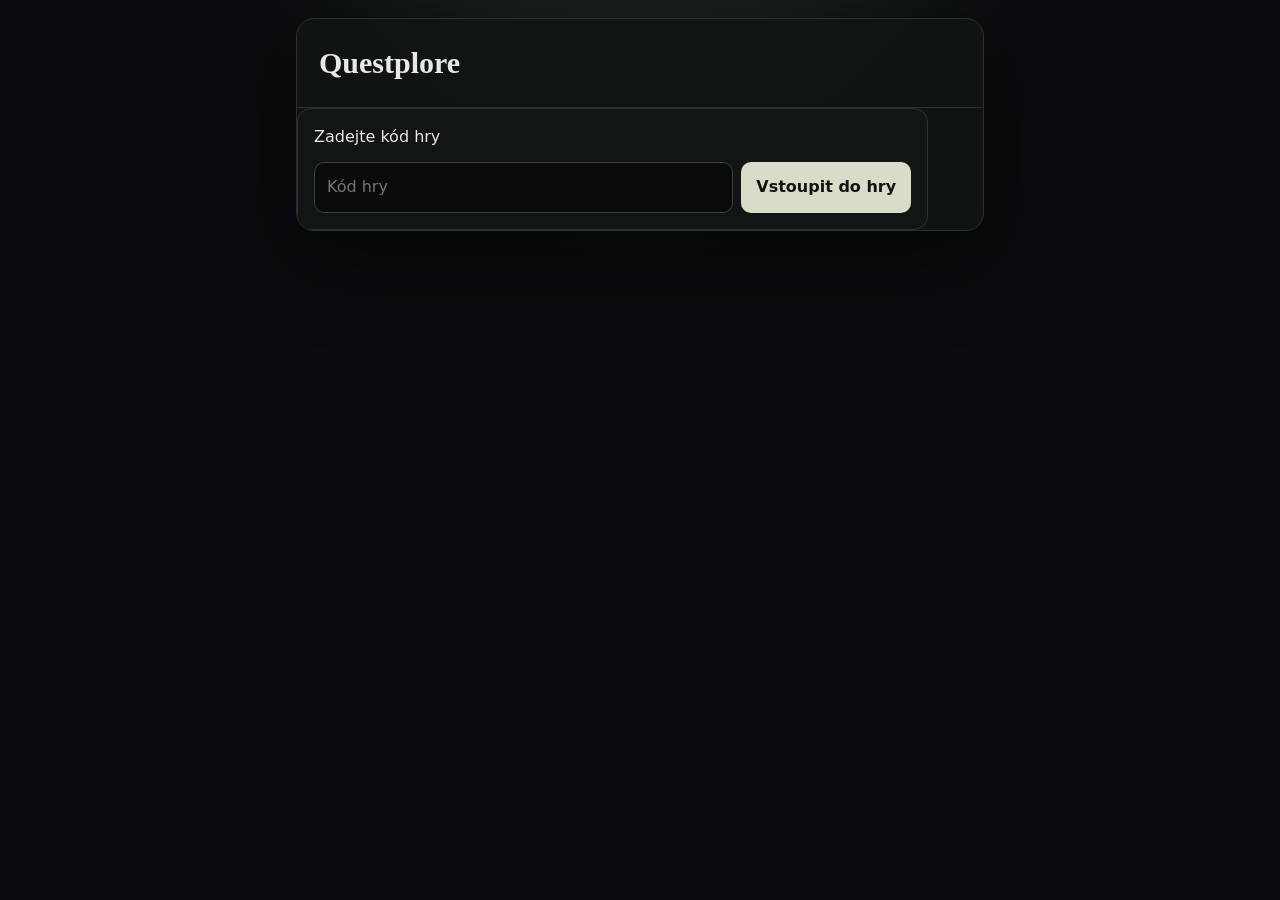
<file: index.html>
<!doctype html><html lang="cs"><head><meta charset="utf-8"><meta name="viewport" content="width=device-width,initial-scale=1,viewport-fit=cover"><meta name="theme-color" content="#0b0d10"><title>Spiknutí · Questplore</title><link rel="manifest" href="manifest.webmanifest"><link rel="stylesheet" href="styles.css?v=131"></head>
<body><main id="app"><section class="loading">Načítám hru…</section></main><script src="app-core.js?v=131" defer></script><script src="app-ui1.js?v=131" defer></script><script src="app-ui2.js?v=131" defer></script></body></html>
</file>
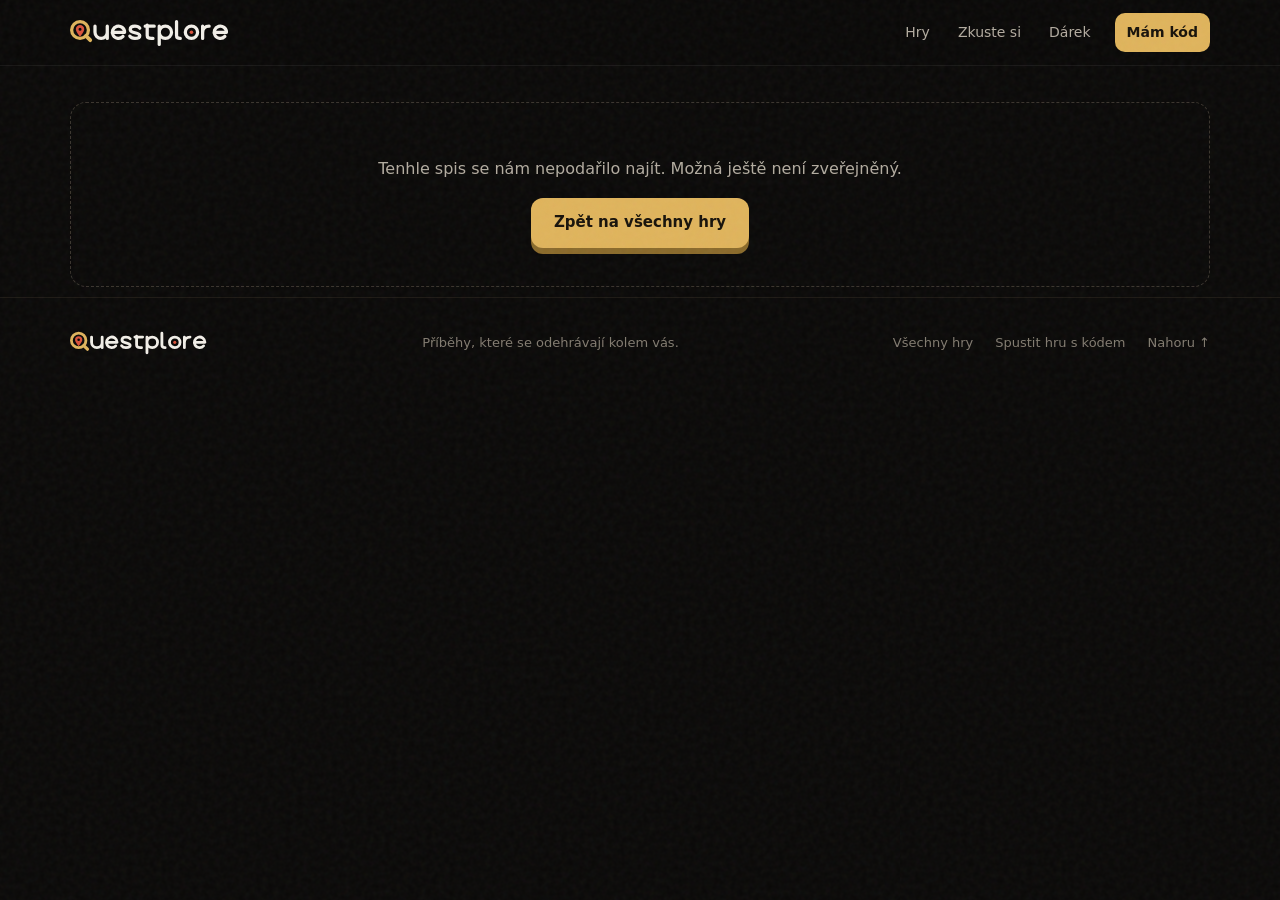
<file: game.html>
<!doctype html>
<html lang="cs">
<head>
  <meta charset="utf-8">
  <meta name="viewport" content="width=device-width,initial-scale=1">
  <meta name="theme-color" content="#0a0908">
  <title>Hra · Questplore</title>
  <meta name="description" content="Spis hry Questplore: co vás čeká, jak dlouho to trvá a co potřebujete.">
  <meta property="og:image" content="https://hulinskylukas1-bot.github.io/Questplore/og-image.png">
  <meta property="og:image:width" content="1200">
  <meta property="og:image:height" content="630">
  <meta name="twitter:card" content="summary_large_image">
  <meta name="twitter:image" content="https://hulinskylukas1-bot.github.io/Questplore/og-image.png">
  <link rel="icon" href="./favicon.svg" type="image/svg+xml">
  <link rel="apple-touch-icon" href="./og-image.png">
  <link rel="stylesheet" href="home.css?v=11">
</head>
<body>
  <a class="skip" href="#obsah">Přeskočit na obsah</a>
  <header class="siteHeader" id="top">
    <a class="brand" href="./home.html" aria-label="Questplore – úvod"><img src="brand/questplore-logo.svg" alt="Questplore" width="160" height="30"></a>
    <nav class="nav" aria-label="Hlavní navigace">
      <a href="./home.html#hry">Hry</a>
      <a href="./home.html#ukazka">Zkuste si</a>
      <a href="./voucher.html">Dárek</a>
      <a class="navCta" href="./">Mám kód</a>
    </nav>
  </header>

  <main id="obsah">
    <div id="gameRoot" aria-live="polite" aria-busy="true">
      <section class="gameHead"><div class="skeleton"></div></section>
    </div>
    <noscript><section class="section"><p>Pro zobrazení hry je potřeba zapnout JavaScript.</p></section></noscript>
  </main>

  <dialog class="lightbox" id="lightbox" aria-label="Fotografie">
    <button class="btn ghost" type="button" id="lightboxClose">Zavřít ✕</button>
    <img id="lightboxImg" alt="">
  </dialog>

  <footer class="footer">
    <a class="brand" href="./home.html" aria-label="Questplore – úvod"><img src="brand/questplore-logo.svg" alt="Questplore" width="138" height="26"></a>
    <div class="footerText">Příběhy, které se odehrávají kolem vás.</div>
    <nav class="footerLinks" aria-label="Odkazy v patičce">
      <a href="./home.html">Všechny hry</a>
      <a href="./">Spustit hru s kódem</a>
      <a href="#top">Nahoru ↑</a>
    </nav>
  </footer>

  <script src="site.js?v=6"></script>
  <script src="game.js?v=5" defer></script>
</body>
</html>
</file>
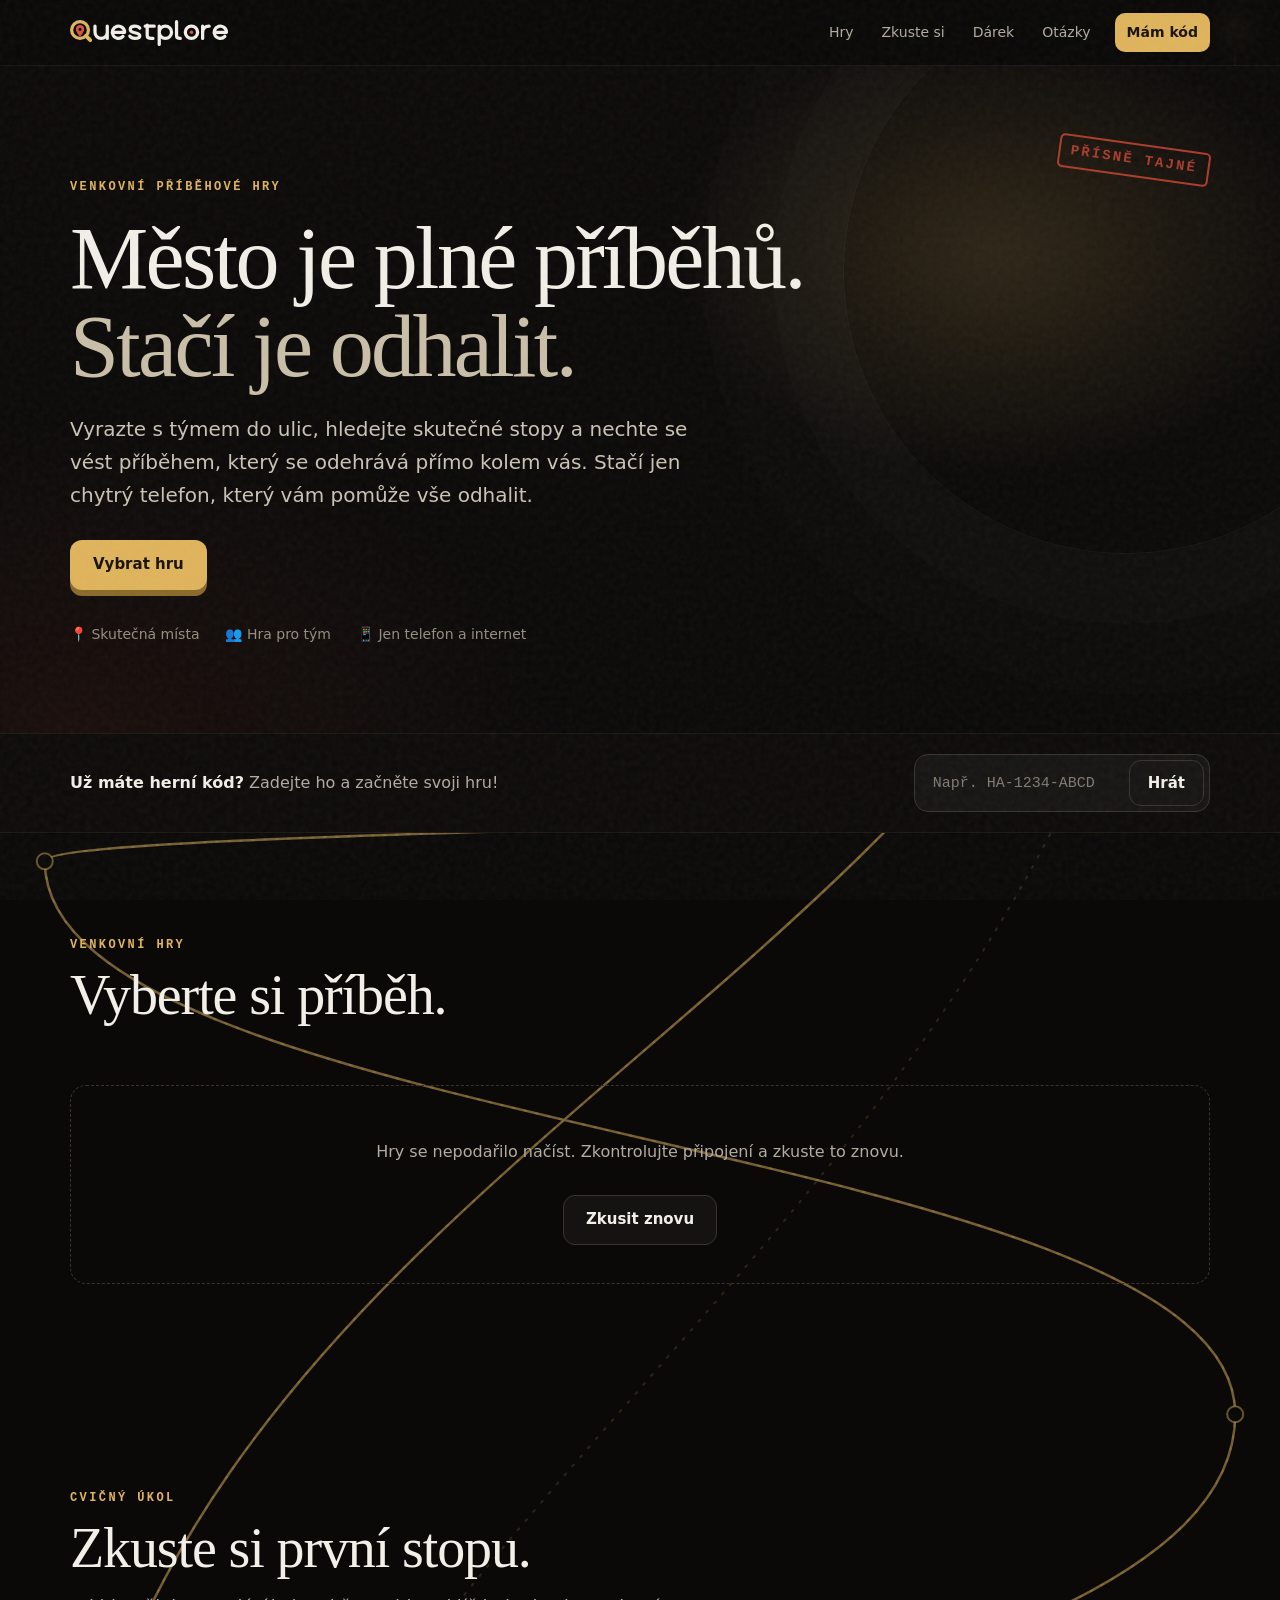
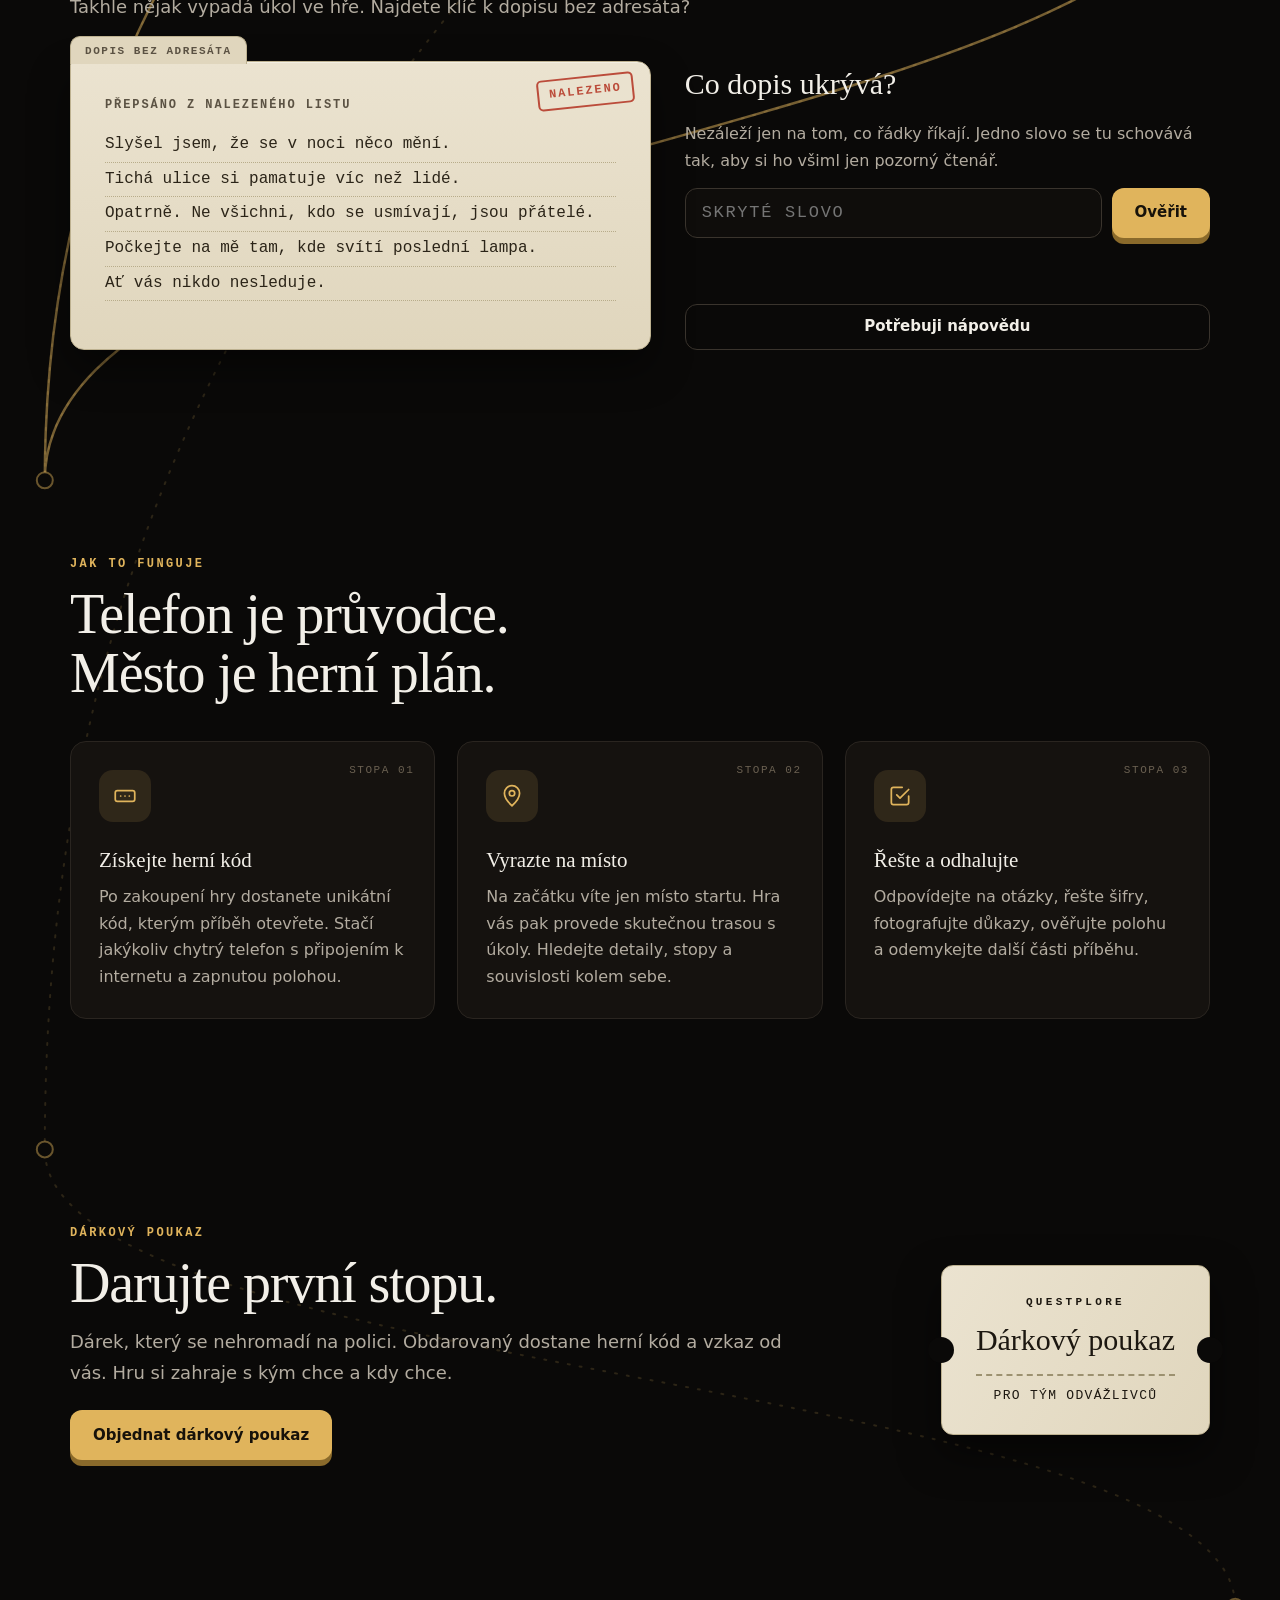
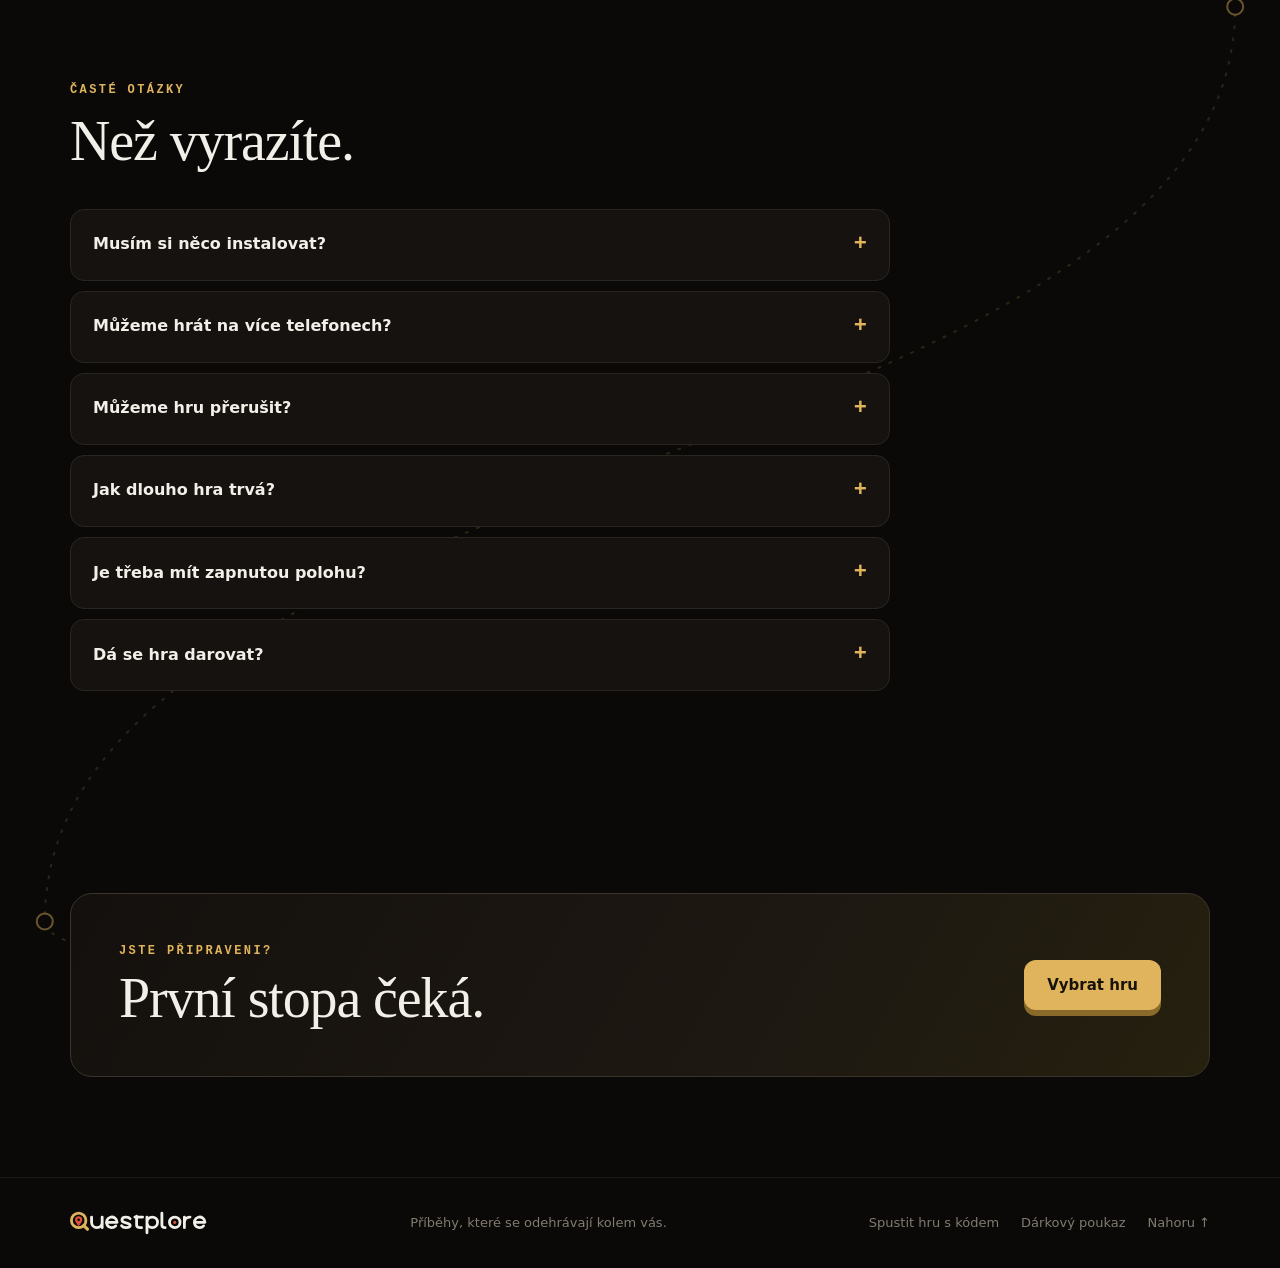
<file: home.html>
<!doctype html>
<html lang="cs">
<head>
  <meta charset="utf-8">
  <meta name="viewport" content="width=device-width,initial-scale=1">
  <meta name="theme-color" content="#0a0908">
  <title>Questplore · Venkovní příběhové hry</title>
  <meta name="description" content="Questplore jsou venkovní příběhové hry, ve kterých se město mění v herní plán. Stačí telefon, tým a chuť odhalovat stopy.">
  <meta property="og:title" content="Questplore · Venkovní příběhové hry">
  <meta property="og:description" content="Město je plné příběhů. Stačí je odhalit.">
  <meta property="og:type" content="website">
  <meta property="og:image" content="https://hulinskylukas1-bot.github.io/Questplore/og-image.png">
  <meta property="og:image:width" content="1200">
  <meta property="og:image:height" content="630">
  <meta name="twitter:card" content="summary_large_image">
  <meta name="twitter:image" content="https://hulinskylukas1-bot.github.io/Questplore/og-image.png">
  <link rel="icon" href="./favicon.svg" type="image/svg+xml">
  <link rel="apple-touch-icon" href="./og-image.png">
  <link rel="stylesheet" href="home.css?v=12">
</head>
<body>
  <a class="skip" href="#hry">Přeskočit na hry</a>

  <header class="siteHeader" id="top">
    <a class="brand" href="./home.html" aria-label="Questplore – úvod"><img src="brand/questplore-logo.svg" alt="Questplore" width="160" height="30"></a>
    <nav class="nav" aria-label="Hlavní navigace">
      <a href="#hry">Hry</a>
      <a href="#ukazka">Zkuste si</a>
      <a href="#darek">Dárek</a>
      <a href="#otazky">Otázky</a>
      <a class="navCta" href="./">Mám kód</a>
    </nav>
  </header>

  <main>
    <section class="hero" aria-labelledby="heroTitle">
      <div class="heroInner">
        <span class="stamp" aria-hidden="true">Přísně tajné</span>
        <p class="eyebrow">Venkovní příběhové hry</p>
        <h1 id="heroTitle">Město je plné příběhů.<br><span>Stačí je odhalit.</span></h1>
        <p class="heroLead">
          Vyrazte s týmem do ulic, hledejte skutečné stopy a nechte se vést příběhem,
          který se odehrává přímo kolem vás. Stačí jen chytrý telefon, který vám pomůže vše odhalit.
        </p>
        <div class="heroActions">
          <a class="btn primary" href="#hry">Vybrat hru</a>
        </div>
        <ul class="heroMeta" aria-label="Základní informace">
          <li>📍 Skutečná místa</li>
          <li>👥 Hra pro tým</li>
          <li>📱 Jen telefon a internet</li>
        </ul>
      </div>
    </section>

    <section class="codeStrip" aria-label="Zadat herní kód">
      <div class="codeStripInner">
        <p><strong>Už máte herní kód?</strong> Zadejte ho a začněte svoji hru!</p>
        <form class="codeForm" action="./" method="get" aria-label="Zadat herní kód">
          <label class="sr" for="stripCode">Herní kód</label>
          <input id="stripCode" name="code" placeholder="Např. HA-1234-ABCD" autocomplete="off" autocapitalize="characters" spellcheck="false">
          <button class="btn ghost" type="submit">Hrát</button>
        </form>
      </div>
    </section>

    <section class="section" id="hry" data-trail aria-labelledby="hryTitle">
      <div class="sectionHead">
        <p class="eyebrow">Venkovní hry</p>
        <h2 id="hryTitle">Vyberte si příběh.</h2>
      </div>
      <div id="games" class="games" aria-live="polite" aria-busy="true">
        <div class="skeleton"></div>
      </div>
      <p id="testNote" class="testNote hidden">Nákup je zatím v testovacím režimu a neúčtuje skutečné peníze.</p>
    </section>

    <section class="section" id="ukazka" data-trail aria-labelledby="ukazkaTitle">
      <div class="sectionHead">
        <p class="eyebrow">Cvičný úkol</p>
        <h2 id="ukazkaTitle">Zkuste si první stopu.</h2>
        <p class="lead">Takhle nějak vypadá úkol ve hře. Najdete klíč k dopisu bez adresáta?</p>
      </div>
      <div class="puzzle">
        <div class="dossier puzzleNote paperText reveal" id="puzzleNote" data-tab="Dopis bez adresáta">
          <span class="stamp" aria-hidden="true">Nalezeno</span>
          <p class="hd">PŘEPSÁNO Z NALEZENÉHO LISTU</p>
          <ul class="letter" aria-label="Text dopisu">
            <li><span class="f">S</span>lyšel jsem, že se v noci něco mění.</li>
            <li><span class="f">T</span>ichá ulice si pamatuje víc než lidé.</li>
            <li><span class="f">O</span>patrně. Ne všichni, kdo se usmívají, jsou přátelé.</li>
            <li><span class="f">P</span>očkejte na mě tam, kde svítí poslední lampa.</li>
            <li><span class="f">A</span>ť vás nikdo nesleduje.</li>
          </ul>
        </div>
        <div class="puzzleBox reveal">
          <h3>Co dopis ukrývá?</h3>
          <p>Nezáleží jen na tom, co řádky říkají. Jedno slovo se tu schovává tak, aby si ho všiml jen pozorný čtenář.</p>
          <form class="puzzleForm" id="puzzleForm" autocomplete="off">
            <label class="sr" for="puzzleAnswer">Vaše odpověď</label>
            <input id="puzzleAnswer" placeholder="Skryté slovo" spellcheck="false" autocapitalize="characters">
            <button class="btn primary" type="submit">Ověřit</button>
          </form>
          <div class="puzzleMsg" id="puzzleMsg" aria-live="polite"></div>
          <div class="hintList" id="hintList"></div>
          <button class="btn ghost" type="button" id="hintBtn">Potřebuji nápovědu</button>
          <div class="puzzleWin" id="puzzleWin">
            <span class="stamp">Odhaleno</span>
            <a class="btn primary" href="#hry">Vybrat hru a pokračovat</a>
          </div>
        </div>
      </div>
    </section>

    <section class="section" id="jak-to-funguje" data-trail aria-labelledby="howTitle">
      <div class="sectionHead">
        <p class="eyebrow">Jak to funguje</p>
        <h2 id="howTitle">Telefon je průvodce.<br>Město je herní plán.</h2>
      </div>
      <ol class="steps">
        <li class="step reveal">
          <span class="stepIcon" aria-hidden="true">
            <svg viewBox="0 0 24 24" fill="none" stroke="currentColor" stroke-width="1.6" stroke-linecap="round" stroke-linejoin="round"><rect x="3" y="7" width="18" height="10" rx="2"/><path d="M8 12h.01M12 12h.01M16 12h.01"/></svg>
          </span>
          <h3>Získejte herní kód</h3>
          <p>Po zakoupení hry dostanete unikátní kód, kterým příběh otevřete. Stačí jakýkoliv chytrý telefon s připojením k internetu a zapnutou polohou.</p>
        </li>
        <li class="step reveal">
          <span class="stepIcon" aria-hidden="true">
            <svg viewBox="0 0 24 24" fill="none" stroke="currentColor" stroke-width="1.6" stroke-linecap="round" stroke-linejoin="round"><path d="M12 21s7-6.2 7-11.5A7 7 0 0 0 5 9.5C5 14.8 12 21 12 21z"/><circle cx="12" cy="9.5" r="2.5"/></svg>
          </span>
          <h3>Vyrazte na místo</h3>
          <p>Na začátku víte jen místo startu. Hra vás pak provede skutečnou trasou s úkoly. Hledejte detaily, stopy a souvislosti kolem sebe.</p>
        </li>
        <li class="step reveal">
          <span class="stepIcon" aria-hidden="true">
            <svg viewBox="0 0 24 24" fill="none" stroke="currentColor" stroke-width="1.6" stroke-linecap="round" stroke-linejoin="round"><path d="M9 11l3 3 8-8"/><path d="M20 12v6a2 2 0 0 1-2 2H6a2 2 0 0 1-2-2V6a2 2 0 0 1 2-2h8"/></svg>
          </span>
          <h3>Řešte a odhalujte</h3>
          <p>Odpovídejte na otázky, řešte šifry, fotografujte důkazy, ověřujte polohu a odemykejte další části příběhu.</p>
        </li>
      </ol>
    </section>

    <section class="section hidden" id="recenze" data-trail aria-labelledby="revTitle">
      <div class="sectionHead">
        <p class="eyebrow">Svědectví hráčů</p>
        <h2 id="revTitle">Co říkají ti, kdo to zkusili.</h2>
      </div>
      <div id="ratingBig" class="ratingBig"></div>
      <div id="notes" class="notes"></div>
    </section>

    <section class="section" id="darek" data-trail aria-labelledby="giftTitle">
      <div class="gift">
        <div class="sectionHead" style="margin-bottom:0">
          <p class="eyebrow">Dárkový poukaz</p>
          <h2 id="giftTitle">Darujte první stopu.</h2>
          <p class="lead">Dárek, který se nehromadí na polici. Obdarovaný dostane herní kód a vzkaz od vás. Hru si zahraje s kým chce a kdy chce.</p>
          <p style="margin-top:22px"><a class="btn primary" href="./voucher.html">Objednat dárkový poukaz</a></p>
        </div>
        <div class="ticket reveal" aria-hidden="true">
          <div class="t1">QUESTPLORE</div>
          <div class="t2">Dárkový poukaz</div>
          <div class="t3">PRO TÝM ODVÁŽLIVCŮ</div>
        </div>
      </div>
    </section>

    <section class="section" id="otazky" data-trail aria-labelledby="faqTitle">
      <div class="sectionHead">
        <p class="eyebrow">Časté otázky</p>
        <h2 id="faqTitle">Než vyrazíte.</h2>
      </div>
      <div class="faq">
        <details>
          <summary>Musím si něco instalovat?</summary>
          <p>Není třeba. Hra se otevře v prohlížeči telefonu či tabletu po zadání herního kódu. Je třeba mít jen připojení k internetu a přístup k poloze zařízení.</p>
        </details>
        <details>
          <summary>Můžeme hrát na více telefonech?</summary>
          <p>Ano, v rámci týmu můžete mít aktivní až 3 zařízení naráz, hra se celou dobu synchronizuje.</p>
        </details>
        <details>
          <summary>Můžeme hru přerušit?</summary>
          <p>Hra počítá s tím, že ji odehrajete v kuse. Po zadání kódu máte 24 hodin na dokončení. U každé hry je odhad délky hraní, udělejte si tedy podle toho čas.</p>
        </details>
        <details>
          <summary>Jak dlouho hra trvá?</summary>
          <p>Odhadovaná délka je uvedená u každé hry. Záleží na tom, jak rychle se vám bude dařit odhalovat stopy.</p>
        </details>
        <details>
          <summary>Je třeba mít zapnutou polohu?</summary>
          <p>Ano, pro hru je to nezbytná součást. Stačí to ale mít pouze na jednom zařízení, kde se poloha bude potvrzovat.</p>
        </details>
        <details>
          <summary>Dá se hra darovat?</summary>
          <p>Ano. Objednejte dárkový poukaz, do e-mailu pak dostanete poukaz s kódem, který můžete darovat. Platnost poukazu je 1 rok.</p>
        </details>
      </div>
    </section>

    <section class="finalCta" data-trail>
      <div>
        <p class="eyebrow">Jste připraveni?</p>
        <h2>První stopa čeká.</h2>
      </div>
      <a class="btn primary" href="#hry">Vybrat hru</a>
    </section>
  </main>

  <footer class="footer">
    <a class="brand" href="./home.html" aria-label="Questplore – úvod"><img src="brand/questplore-logo.svg" alt="Questplore" width="138" height="26"></a>
    <div class="footerText">Příběhy, které se odehrávají kolem vás.</div>
    <nav class="footerLinks" aria-label="Odkazy v patičce">
      <a href="./">Spustit hru s kódem</a>
      <a href="./voucher.html">Dárkový poukaz</a>
      <a href="#top">Nahoru ↑</a>
    </nav>
  </footer>

  <script src="site.js?v=6"></script>
  <script src="home.js?v=5" defer></script>
</body>
</html>
</file>
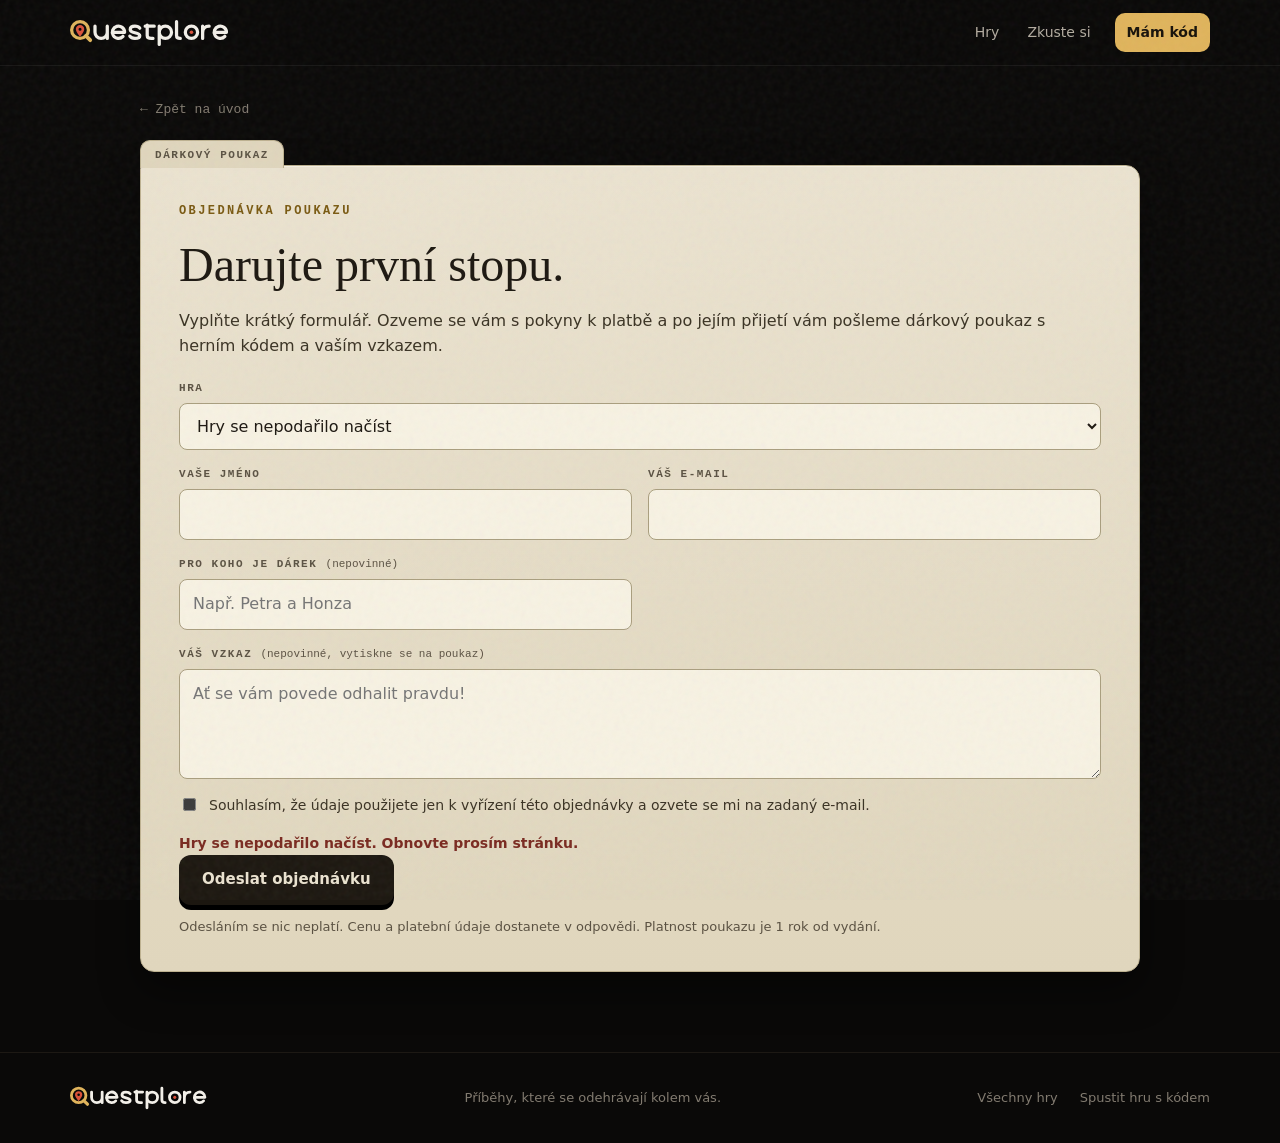
<file: voucher.html>
<!doctype html>
<html lang="cs">
<head>
  <meta charset="utf-8">
  <meta name="viewport" content="width=device-width,initial-scale=1">
  <meta name="theme-color" content="#0a0908">
  <title>Dárkový poukaz · Questplore</title>
  <meta name="description" content="Darujte hru Questplore. Obdarovaný dostane herní kód a váš vzkaz.">
  <meta property="og:image" content="https://hulinskylukas1-bot.github.io/Questplore/og-image.png">
  <meta property="og:image:width" content="1200">
  <meta property="og:image:height" content="630">
  <meta name="twitter:card" content="summary_large_image">
  <meta name="twitter:image" content="https://hulinskylukas1-bot.github.io/Questplore/og-image.png">
  <link rel="icon" href="./favicon.svg" type="image/svg+xml">
  <link rel="apple-touch-icon" href="./og-image.png">
  <link rel="stylesheet" href="home.css?v=11">
</head>
<body>
  <a class="skip" href="#obsah">Přeskočit na formulář</a>
  <header class="siteHeader" id="top">
    <a class="brand" href="./home.html" aria-label="Questplore – úvod"><img src="brand/questplore-logo.svg" alt="Questplore" width="160" height="30"></a>
    <nav class="nav" aria-label="Hlavní navigace">
      <a href="./home.html#hry">Hry</a>
      <a href="./home.html#ukazka">Zkuste si</a>
      <a class="navCta" href="./">Mám kód</a>
    </nav>
  </header>

  <main id="obsah" class="formWrap">
    <a class="crumb" href="./home.html">← Zpět na úvod</a>
    <div class="dossier paperForm paperText" data-tab="Dárkový poukaz">
      <div id="formView">
        <p class="eyebrow" style="color:#7a5a12">Objednávka poukazu</p>
        <h1>Darujte první stopu.</h1>
        <p class="lead">Vyplňte krátký formulář. Ozveme se vám s pokyny k platbě a po jejím přijetí vám pošleme dárkový poukaz s herním kódem a vaším vzkazem.</p>

        <form id="giftForm" novalidate>
          <div class="fgrid">
            <div class="full">
              <label for="gGame">Hra</label>
              <select id="gGame" required><option value="">Načítám hry…</option></select>
            </div>
            <div>
              <label for="gBuyer">Vaše jméno</label>
              <input id="gBuyer" autocomplete="name" maxlength="100" required>
            </div>
            <div>
              <label for="gEmail">Váš e-mail</label>
              <input id="gEmail" type="email" autocomplete="email" maxlength="200" required>
            </div>
            <div>
              <label for="gRecipient">Pro koho je dárek <span style="text-transform:none;letter-spacing:0;font-weight:400">(nepovinné)</span></label>
              <input id="gRecipient" maxlength="100" placeholder="Např. Petra a Honza">
            </div>
            <div class="full">
              <label for="gMessage">Váš vzkaz <span style="text-transform:none;letter-spacing:0;font-weight:400">(nepovinné, vytiskne se na poukaz)</span></label>
              <textarea id="gMessage" maxlength="500" placeholder="Ať se vám povede odhalit pravdu!"></textarea>
            </div>
            <div class="hp" aria-hidden="true">
              <label for="gWebsite">Nevyplňujte toto pole</label>
              <input id="gWebsite" tabindex="-1" autocomplete="off">
            </div>
            <div class="full">
              <label class="check"><input type="checkbox" id="gConsent" required> <span>Souhlasím, že údaje použijete jen k vyřízení této objednávky a ozvete se mi na zadaný e-mail.</span></label>
            </div>
            <div class="full">
              <div class="formMsg" id="gMsg" role="alert"></div>
              <button class="btn ink" type="submit" id="gSubmit">Odeslat objednávku</button>
              <p style="font-size:13px;color:#5b5243;margin:12px 0 0">Odesláním se nic neplatí. Cenu a platební údaje dostanete v odpovědi. Platnost poukazu je 1 rok od vydání.</p>
            </div>
          </div>
        </form>
      </div>

      <div id="doneView" class="done hidden">
        <span class="stamp">Odesláno</span>
        <h2>Děkujeme, objednávka dorazila.</h2>
        <p>Ozveme se vám na zadaný e-mail s pokyny k platbě. Po jejím přijetí vám pošleme dárkový poukaz s herním kódem. Platnost poukazu je 1 rok od vydání.</p>
        <p style="margin-top:22px"><a class="btn ink" href="./home.html">Zpět na úvod</a></p>
      </div>
    </div>
  </main>

  <footer class="footer">
    <a class="brand" href="./home.html" aria-label="Questplore – úvod"><img src="brand/questplore-logo.svg" alt="Questplore" width="138" height="26"></a>
    <div class="footerText">Příběhy, které se odehrávají kolem vás.</div>
    <nav class="footerLinks" aria-label="Odkazy v patičce">
      <a href="./home.html">Všechny hry</a>
      <a href="./">Spustit hru s kódem</a>
    </nav>
  </footer>

  <script src="site.js?v=6"></script>
  <script src="voucher.js?v=5" defer></script>
</body>
</html>
</file>
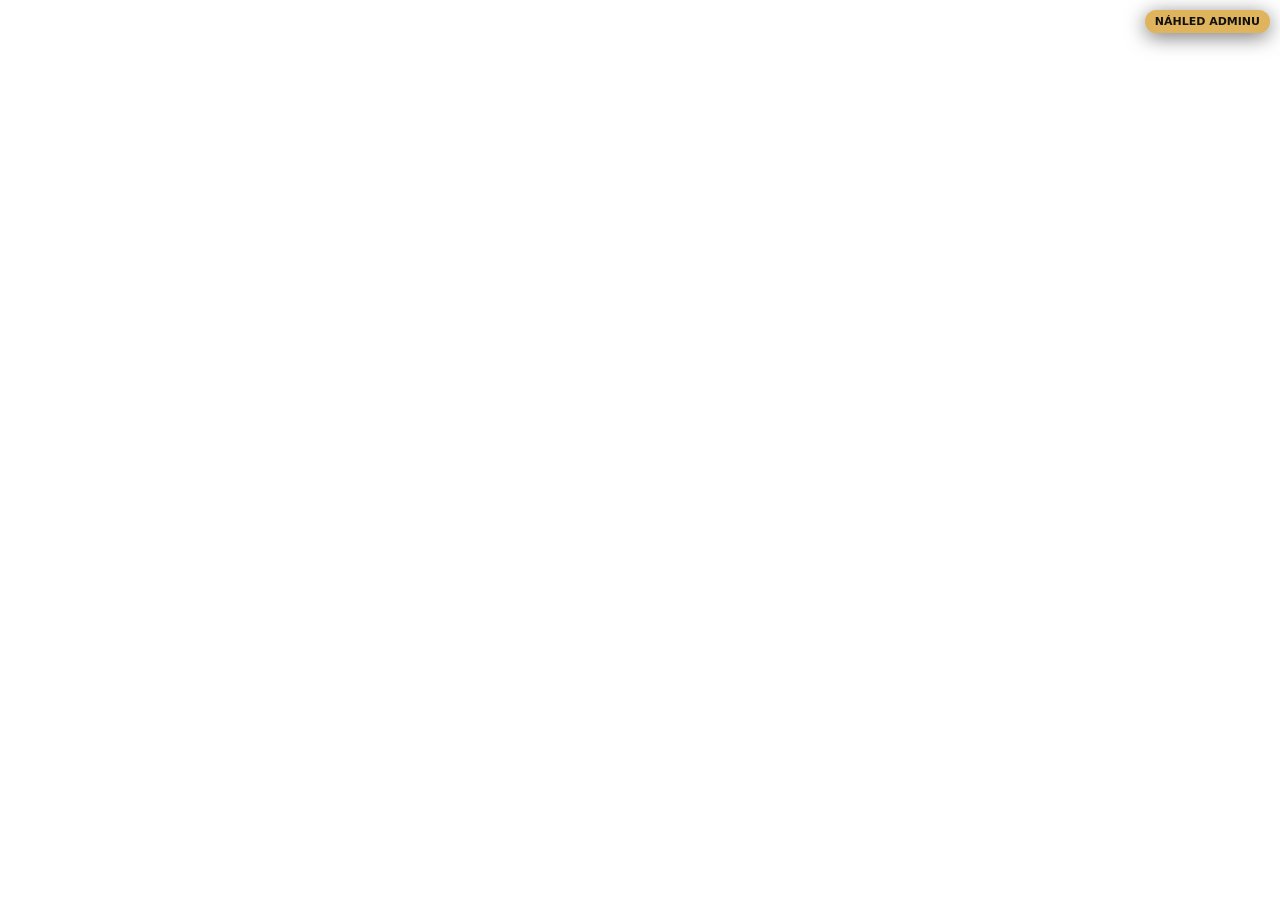
<file: admin/preview.html>
<!doctype html>
<html lang="cs">
<head>
<meta charset="utf-8">
<meta name="viewport" content="width=device-width,initial-scale=1">
<meta name="theme-color" content="#0e1013">
<title>Questplore — Náhled hry</title>
<link rel="stylesheet" id="playerCss">
<style>
body{min-height:100vh}
.preview-ribbon{position:fixed;z-index:100;top:10px;right:10px;background:#e0b45c;color:#111;padding:6px 10px;border-radius:999px;font:700 11px/1 system-ui;box-shadow:0 4px 20px #0008}
.preview-empty{padding:24px;color:#aaa}
.preview-stage-name{font-size:12px;color:#9ca3af;margin-bottom:8px}
</style>
</head>
<body>
<div class="preview-ribbon">NÁHLED ADMINU</div>
<div id="app"></div>
<!--
  Tento náhled NEMÁ vlastní kopii hry. Načítá skutečné soubory přehrávače
  (app-core.js, app-ui1.js, app-ui2.js, styles.css) a jen jim předá obsah hry z administrace.
  Každá změna ve hře se proto v náhledu projeví sama.
-->
<script type="module">
import { createClient } from 'https://esm.sh/@supabase/supabase-js@2';
const SUPABASE_URL='https://hnhyscllpnyzbxhrffph.supabase.co';
const SUPABASE_KEY='sb_publishable_w0N986iN3rTUBQjDLogNhQ_BXcmNRWH';
const supabase=createClient(SUPABASE_URL,SUPABASE_KEY);
const root=document.getElementById('app');
const qs=new URLSearchParams(location.search);
const versionId=qs.get('version'),onlyBlockId=qs.get('block'),onlyStageId=qs.get('stage'),useGps=qs.get('gps')!=='0';
const stamp=Date.now();
const msg=t=>{root.innerHTML='<div class="preview-empty">'+t+'</div>'};
const loadScript=src=>new Promise((ok,fail)=>{const s=document.createElement('script');s.src=src;s.onload=ok;s.onerror=()=>fail(new Error('Nepodařilo se načíst '+src));document.head.appendChild(s)});

async function load(){
 if(!versionId){msg('Chybí ID verze.');return}
 const {data:{session}}=await supabase.auth.getSession();
 if(!session){msg('Pro náhled se nejdřív přihlaste do Questplore Adminu.');return}
 const {data:v,error:ve}=await supabase.from('game_versions').select('*').eq('id',versionId).single();
 if(ve){msg('Verzi se nepodařilo načíst.');return}
 const [{data:g},{data:gt},{data:ss},{data:tt}]=await Promise.all([
  supabase.from('games').select('*').eq('id',v.game_id).single(),
  supabase.from('game_translations').select('*').eq('game_version_id',versionId).eq('locale','cs').maybeSingle(),
  supabase.from('stages').select('*').eq('game_version_id',versionId).order('position'),
  supabase.from('transitions').select('*').eq('game_version_id',versionId)
 ]);
 const stages=ss||[];
 if(!stages.length){msg('Tato verze zatím nemá žádné části.');return}
 const ids=stages.map(s=>s.id);
 const {data:bb}=await supabase.from('blocks').select('id,stage_id,block_type,position,config,block_translations(locale,content)').in('stage_id',ids).order('position');
 const blocks=bb||[];
 for(const s of stages)s.blocks=blocks.filter(b=>b.stage_id===s.id).map(b=>({id:b.id,block_type:b.block_type,position:b.position,config:b.config||{},content:b.block_translations?.find(t=>t.locale==='cs')?.content||b.block_translations?.[0]?.content||{}}));
 // stejný tvar dat, jaký přehrávači dává databáze při startu hry
 const data={game:g,translation:{title:gt?.title,description:gt?.description},stages,transitions:tt||[]};
 let startIndex=0,mode='game';
 if(onlyStageId){
   startIndex=stages.findIndex(s=>s.id===onlyStageId);
   if(startIndex<0){msg('Část nebyla nalezena.');return}
   mode='stage';
 }else if(onlyBlockId){
   startIndex=stages.findIndex(s=>s.blocks.some(b=>b.id===onlyBlockId));
   if(startIndex<0){msg('Blok nebyl nalezen.');return}
   mode='block';
 }
 window.QUESTPLORE_PREVIEW={skipGps:!useGps};
 window.__PREVIEW={data,startIndex,mode,blockId:onlyBlockId};
 document.getElementById('playerCss').href='../styles.css?t='+stamp;
 try{
   await loadScript('../app-core.js?t='+stamp);
   await loadScript('../app-ui1.js?t='+stamp);
   await loadScript('../app-ui2.js?t='+stamp);
 }catch(e){msg(e.message);return}
 // klasický skript: sdílí proměnné přehrávače (data, stageIndex, state ...)
 const boot=document.createElement('script');
 boot.textContent=`(function(){
  const P=window.__PREVIEW;
  data=P.data;session=null;
  uploadPhotoEvidence=async file=>({evidence_id:null,storage_path:null,file_name:file.name});
  const origReveal=revealUntilStop;
  revealUntilStop=function(){
    origReveal();
    if(P.mode==='stage'){
      const bar=document.getElementById('continueBar'),btn=document.getElementById('continueBtn');
      if(bar&&!bar.classList.contains('hidden')&&btn){btn.textContent='Konec části';btn.disabled=true}
    }
  };
  if(P.mode==='block'){
    unlock=function(){const r=document.querySelector('#feed .result');if(r&&!r.textContent)r.textContent='Blok dokončen — náhled.'};
  }
  function start(){
    Object.assign(state,{lastChoice:null,choices:{},solved:{},responses:{},quizAnswers:{},progressStep:0,seenBlockIds:[],visitedStageIds:[],hintsUsed:{},startedAtMs:null,finishedSec:null});
    stageIndex=P.startIndex;cursor=0;visible=[];waiting=false;
    state.visitedStageIds=[data.stages[stageIndex].id];
    startTimer({});
    shell();
    const restart=document.getElementById('archiveBtn');if(restart){restart.textContent='Restart';restart.onclick=start}
    const close=document.getElementById('exitGame');if(close){close.textContent='Zavřít náhled';close.onclick=()=>window.close()}
    const feed=document.getElementById('feed'),st=data.stages[stageIndex];
    const label=document.createElement('div');label.className='preview-stage-name';
    label.textContent=(P.mode==='block'?'Náhled bloku · ':'Náhled části: ')+st.internal_name;
    feed.appendChild(label);
    if(P.mode==='block'){
      document.querySelector('.progress').textContent='Blok';
      const b=st.blocks.find(x=>x.id===P.blockId);
      appendBlock(b);
    }else{
      revealUntilStop();
    }
  }
  start();
 })();`;
 document.head.appendChild(boot);
}
load().catch(e=>msg('Náhled se nepodařilo spustit: '+(e?.message||e)));
</script>
</body>
</html>
</file>
<file: styles.css>
*{box-sizing:border-box}body{margin:0;background:#090b0e;color:#e8e9e6;font-family:Inter,ui-sans-serif,system-ui,-apple-system,sans-serif;min-height:100vh;background-image:radial-gradient(circle at 50% -20%,#27302c 0,transparent 35%)}button,input{font:inherit}.shell{max-width:720px;margin:auto;min-height:100vh;padding:18px 16px 90px}.top{display:flex;justify-content:space-between;align-items:center;margin-bottom:22px}.brand{letter-spacing:.18em;font-size:11px;color:#a6ad9d}.progress{font-size:12px;color:#7f887a}.case{border:1px solid #29302d;background:rgba(17,20,20,.92);box-shadow:0 24px 80px #0008;border-radius:18px;overflow:hidden}.casehead{padding:22px;border-bottom:1px solid #29302d}.casehead h1{font-family:Georgia,serif;font-size:30px;margin:5px 0}.stage{color:#b7bda9;font-size:13px}.feed{padding:18px;display:grid;gap:14px}.block{border:1px solid #2c3330;background:#111513;border-radius:14px;padding:16px;line-height:1.55}.narrator{border-left:3px solid #a5ad8f}.label{font-size:10px;letter-spacing:.16em;color:#8f9888;margin-bottom:8px;text-transform:uppercase}.text{white-space:pre-wrap}.answer{display:flex;gap:8px;margin-top:12px}.answer input{flex:1;background:#090c0b;border:1px solid #3a433e;color:#fff;border-radius:10px;padding:12px}.btn{background:#d7ddc8;color:#11150f;border:0;border-radius:10px;padding:12px 15px;font-weight:700;cursor:pointer}.btn.secondary{background:#1c221f;color:#d8ddd4;border:1px solid #39413c}.choices{display:grid;gap:8px;margin-top:12px}.choice{text-align:left}.ok{border-color:#55705c;background:#142019}.bad{animation:shake .22s}.nav{display:flex;justify-content:space-between;gap:10px;padding:18px;border-top:1px solid #29302d}.muted{color:#8e958c;font-size:13px}.photo{display:grid;gap:10px}.gps{display:grid;gap:10px}.doc{font-family:Georgia,serif;background:#e4dfce;color:#28271f;padding:18px;border-radius:4px;transform:rotate(-.25deg)}.placeholder{border:1px dashed #4a514d;padding:18px;border-radius:10px;color:#8e958c}.error{max-width:620px;margin:80px auto;padding:20px;color:#ffc0c0}@keyframes shake{50%{transform:translateX(5px)}}@media(max-width:520px){.answer{flex-direction:column}.casehead h1{font-size:27px}}
.chat{padding-bottom:24px}.bubble{max-width:92%;border:1px solid #2c3330;background:#111513;border-radius:14px 14px 14px 4px;padding:16px;line-height:1.55}
.bubble.narrator{border-left:3px solid #a5ad8f}.bubble.instruction{margin-left:auto;background:#171b19;border-radius:14px 14px 4px 14px}
.reveal{opacity:0;transform:translateY(8px);transition:.28s ease}.reveal.shown{opacity:1;transform:none}.continuebar{padding:0 18px 18px;display:flex;justify-content:flex-end}
.hidden{display:none!important}.selected{outline:2px solid #8e9b82}.solved .bubble{border-color:#55705c}.media{max-width:100%;border-radius:10px}
.stage-separator{margin:34px 0 20px;display:flex;align-items:center;gap:14px;color:var(--muted,#a9ad9d);font-size:13px;letter-spacing:.16em;text-transform:uppercase}
.stage-separator:before,.stage-separator:after{content:"";height:1px;background:rgba(180,190,170,.22);flex:1}
.quizq{padding:18px 0;border-bottom:1px solid rgba(180,190,170,.16)}
.quizq:last-child{border-bottom:0}.quizq .choices{margin-top:12px;display:flex;flex-wrap:wrap;gap:9px}
.quizopt.bad{outline:1px solid #a66}
.quizopt.quiz-correct,.quizopt.quiz-correct:disabled,.choice.quiz-correct,.choice.quiz-correct:disabled{background:#174b30!important;border-color:#3dc67b!important;color:#f0fff4!important;outline:2px solid #3dc67b;opacity:1!important}
.quizopt.quiz-wrong,.quizopt.quiz-wrong:disabled,.choice.quiz-wrong,.choice.quiz-wrong:disabled{background:#55232a!important;border-color:#e36b77!important;color:#fff0f1!important;outline:2px solid #e36b77;opacity:1!important}
.courtyard-media{display:block;max-width:720px;width:100%;height:auto;margin:0 auto;border-radius:12px}
.sync-notice{position:fixed;left:50%;bottom:22px;transform:translate(-50%,20px);background:#20251f;color:#eef0e7;border:1px solid rgba(255,255,255,.14);padding:10px 14px;border-radius:999px;font-size:13px;opacity:0;pointer-events:none;transition:.2s;z-index:9999;box-shadow:0 8px 28px rgba(0,0,0,.28)}
.sync-notice.show{opacity:1;transform:translate(-50%,0)}
.photoPreview{margin-top:10px}.photo-thumb{max-height:260px;object-fit:cover}.photoPick.disabled{opacity:.55;pointer-events:none}.gps .result,.photo .result{margin-top:10px}
/* v0.7 hints + sorting */
.hintbox{margin-top:14px;padding-top:12px;border-top:1px solid rgba(180,190,170,.14)}
.hintList{display:grid;gap:8px;margin-top:10px}
.hintItem{background:#1a201d;border-left:3px solid #8d967e;border-radius:8px;padding:10px 12px;color:#d6dbd0;font-size:14px}
.hintItem strong{display:block;margin-bottom:5px;color:#eef1e8;font-size:12px;text-transform:uppercase;letter-spacing:.08em}
.hintConfirmOverlay{position:fixed;inset:0;z-index:20000;background:rgba(0,0,0,.72);backdrop-filter:blur(5px);display:grid;place-items:center;padding:20px}
.hintConfirmDialog{width:min(420px,100%);background:#111613;border:1px solid #3c473f;border-radius:16px;padding:24px;text-align:center;box-shadow:0 20px 60px rgba(0,0,0,.45)}
.hintConfirmIcon{font-size:30px;margin-bottom:8px}
.hintConfirmDialog h3{margin:0;font-size:19px;line-height:1.35}
.hintConfirmActions{display:grid;grid-template-columns:1fr 1fr;gap:10px;margin-top:20px}
.hintConfirmActions .btn{width:100%}

.sortList{display:grid;gap:8px;margin:14px 0}
.sortRow{display:grid;grid-template-columns:28px 1fr auto;align-items:center;gap:8px;background:#0c100e;border:1px solid #343d38;border-radius:10px;padding:9px 10px}
.sortHandle{color:#758078;font-size:18px}
.sortText{font-weight:650;letter-spacing:.02em}
.sortMoves{display:flex;gap:5px}
.sortMoves button{width:34px;height:34px;border-radius:8px;border:1px solid #465049;background:#1b211e;color:#e8ebe4;font-size:18px;line-height:1;cursor:pointer}
.sortingNote{margin:8px 0 12px}

.topActions{display:flex;align-items:center;gap:10px}
.exitGameBtn{background:transparent;color:#9aa29a;border:1px solid #333c37;border-radius:8px;padding:7px 10px;font-size:12px;cursor:pointer}
.exitGameBtn:hover{color:#eef1ea;border-color:#59645d}
@media(max-width:520px){.topActions{gap:7px}.exitGameBtn{padding:6px 8px;font-size:11px}}

/* v0.8 archive */
.archiveBtn{background:#1b211e;color:#d9ded5;border:1px solid #39423c;border-radius:8px;padding:7px 10px;font-size:12px;cursor:pointer}
.archiveBtn:hover{border-color:#667168;color:#fff}
.archiveOverlay{position:fixed;inset:0;background:rgba(0,0,0,.72);backdrop-filter:blur(5px);z-index:10000;display:flex;justify-content:center;align-items:flex-end;padding:16px}
.archivePanel{width:min(720px,100%);max-height:88vh;background:#0f1311;border:1px solid #333b37;border-radius:20px;box-shadow:0 28px 90px #000b;overflow:hidden;display:flex;flex-direction:column}
.archiveHead{display:flex;justify-content:space-between;align-items:center;padding:18px 20px 12px;border-bottom:1px solid #29312d}
.archiveHead h2{font-family:Georgia,serif;font-size:28px;margin:2px 0 0}.archiveKicker{font-size:10px;letter-spacing:.18em;color:#8d968b}
.archiveClose{background:transparent;border:0;color:#bdc5bc;font-size:30px;line-height:1;cursor:pointer;padding:4px 7px}
.archiveTabs{display:grid;grid-template-columns:1fr 1fr;gap:8px;padding:12px 16px 0}
.archiveTab{border:1px solid #303833;background:#141916;color:#9da69e;border-radius:9px;padding:10px;cursor:pointer;font-weight:650}
.archiveTab span{opacity:.7}.archiveTab.active{background:#d7ddc8;color:#10140f;border-color:#d7ddc8}
.archiveBody{padding:14px 16px 22px;overflow:auto}
.archiveSection{display:grid;gap:12px}.archiveCard{border:1px solid #303833;background:#141816;border-radius:13px;padding:14px}
.archiveCardLabel{font-size:10px;letter-spacing:.15em;text-transform:uppercase;color:#8f988e;margin-bottom:9px}
.archiveDocText{white-space:pre-wrap;font-family:Georgia,serif;line-height:1.55;background:#ded9c9;color:#28271f;padding:14px;border-radius:4px}
.archiveEvidenceText{color:#c8cec6;line-height:1.5}.archiveEmpty{border:1px dashed #3a433e;border-radius:12px;padding:22px;text-align:center;color:#858e87}
.evidenceMedia{margin-top:12px}.archivePhoto{display:block;width:100%;max-height:55vh;object-fit:contain;border-radius:10px;background:#080a09}
@media(min-width:700px){.archiveOverlay{align-items:center}.archivePanel{max-height:82vh}}
@media(max-width:520px){.archiveBtn,.exitGameBtn{padding:6px 7px;font-size:11px}.topActions{gap:5px}}

/* v0.9.1 exit/restart */
.exitPanel{width:min(520px,100%);background:#0f1311;border:1px solid #333b37;border-radius:18px;padding:22px;box-shadow:0 28px 90px #000b}
.exitPanel h2{font-family:Georgia,serif;font-size:28px;margin:0 0 10px}.exitPanel p{color:#aab2aa;line-height:1.55;margin:0 0 18px}
.exitChoices{display:grid;gap:10px}.btn.danger{background:#7e2f2f;color:#fff}.btn.ghost{background:transparent;color:#abb4ac;border:1px solid #303833}


/* Admin v1 task types */
.docLink{display:inline-flex;margin-top:12px;color:inherit;text-decoration:underline;text-underline-offset:3px}
.sortRow .sortText{display:flex;flex-direction:column;gap:3px;min-width:0;flex:1}
.sortRow .sortText small{font-size:12px;line-height:1.35;opacity:.72;white-space:pre-line;font-weight:400}
.sortList.sort-cards .sortRow{border-radius:14px;padding:14px}
.sortList.sort-columns{display:grid;grid-template-columns:repeat(6,minmax(0,1fr));gap:6px;overflow:visible;padding:4px 0 8px}
.sortList.sort-columns .sortRow{min-width:0;max-width:none;width:auto;display:flex;flex-direction:column;align-items:stretch;text-align:center;padding:10px 4px 6px;border-radius:12px}
.sortList.sort-columns .sortText{display:flex;flex-direction:column;align-items:center;justify-content:flex-start;gap:6px;min-height:150px}
.sortList.sort-columns .sortText strong,.sortList.sort-columns .sortText small{display:flex;flex-direction:column;align-items:center;gap:1px;line-height:1}
.sortList.sort-columns .sortText strong{font-size:14px}
.sortList.sort-columns .sortText small{font-family:ui-monospace,SFMono-Regular,Menlo,monospace;font-size:16px;font-weight:700;opacity:.95}
.sortColumnControls{display:grid;grid-template-columns:30px 1fr 30px;gap:4px;align-items:center;margin-top:auto;padding-top:8px;border-top:1px solid rgba(180,190,170,.12)}
.sortColumnControls button{width:30px;height:30px;padding:0;border-radius:7px;border:1px solid #465049;background:#1b211e;color:#e8ebe4;font-size:16px;line-height:1;cursor:pointer}
.sortList.sort-columns .sortHandle{display:grid;place-items:center;min-height:30px;border-radius:7px;border:1px dashed #465049;color:#aeb8af;font-size:19px;cursor:grab;user-select:none;touch-action:none}
.sortList.sort-columns .sortHandle:active{cursor:grabbing}
.sortRow.dragging{opacity:.62;transform:scale(.98);border-color:#879384;box-shadow:0 8px 24px #0007}
@media(max-width:520px){.sortList.sort-columns{gap:4px}.sortList.sort-columns .sortRow{padding:8px 2px 5px}.sortList.sort-columns .sortText{min-height:140px}.sortList.sort-columns .sortText strong{font-size:12px}.sortList.sort-columns .sortText small{font-size:14px}.sortColumnControls{grid-template-columns:26px 1fr 26px;gap:3px}.sortColumnControls button{width:26px;height:28px;font-size:14px}.sortList.sort-columns .sortHandle{min-height:28px;font-size:17px}}
.logicGridWrap{overflow-x:auto;margin:14px 0}
.logicGrid{border-collapse:separate;border-spacing:0;width:100%;min-width:520px;border:1px solid #303640;border-radius:12px;overflow:hidden}
.logicGrid th,.logicGrid td{padding:10px;border-right:1px solid #303640;border-bottom:1px solid #303640;text-align:left}
.logicGrid tr:last-child th,.logicGrid tr:last-child td{border-bottom:0}
.logicGrid th:last-child,.logicGrid td:last-child{border-right:0}
.logicGrid thead th{background:#171b21;font-size:12px}
.logicGrid tbody th{background:#12161b;white-space:nowrap}
.logicGrid select{width:100%;min-width:120px;background:#0d1014;color:inherit;border:1px solid #39404a;border-radius:8px;padding:9px}
.logic-grid-task .logicCheck{margin-top:4px}

/* Images attached to ordinary game blocks */
.emph{text-decoration:underline;text-decoration-thickness:2px;text-underline-offset:3px}
.block-illustration{display:block;width:auto;max-width:100%;height:auto;max-height:520px;object-fit:contain;margin:14px auto;border-radius:10px;background:#fff}

/* Časovač hry */
.gameTimer{font-variant-numeric:tabular-nums;font-size:13px;font-weight:700;color:#e8c77a;padding:6px 9px;border:1px solid rgba(232,199,122,.35);border-radius:999px;white-space:nowrap}
.finishBubble .text{white-space:pre-line;font-weight:700}
/* Ukazatel vzdálenosti a směru */
.gpsGuide{margin:10px 0}
.guideBox{display:flex;align-items:center;gap:14px;margin-top:10px;padding:12px;border:1px solid rgba(232,199,122,.35);border-radius:12px;background:rgba(232,199,122,.06)}
.guideBox.hidden,.guideArrow.hidden{display:none}
.guideArrow{width:54px;height:54px;flex:0 0 54px;display:grid;place-items:center;border-radius:50%;border:2px solid #e8c77a;color:#e8c77a;font-size:26px;transition:transform .25s linear}
.guideArrow span{display:block;transform:rotate(-90deg)}
.guideInfo{min-width:0}
.guideDist{font-weight:700}
.guideDir,.guideAcc{font-size:13px}

/* Hodnocení hry */
.stars{display:flex;gap:6px;margin:10px 0}
.star{font-size:30px;line-height:1;background:none;border:0;padding:2px 4px;color:#555b66;cursor:pointer}
.star.on{color:#e8c77a}
.ratingComment{width:100%;margin:6px 0 10px;background:#111419;color:inherit;border:1px solid rgba(255,255,255,.14);border-radius:10px;padding:10px;font:inherit}
.ratingConsent{display:flex;gap:10px;align-items:flex-start;font-size:13px;line-height:1.4;color:#aeb6b0;margin:2px 0 12px;cursor:pointer}
.ratingConsent input{margin-top:3px;flex:none}
</file>
<file: home.css>
/* Questplore – web (styl „složka případu“): tmavé napětí, papírové spisy, razítka a stopa. */
:root{
  color-scheme:dark;
  --bg:#0a0908;--bg2:#0f0d0b;--panel:#15120f;--line:#2a2520;--line2:#3a342d;
  --text:#f2efe8;--muted:#b3aca0;--soft:#827b70;
  --accent:#e0b45c;--accentText:#17120a;--accentSoft:rgba(224,180,92,.13);
  --paper:#ebe3d0;--paper2:#e0d6bd;--ink:#1c1710;--inkSoft:#5b5243;--stamp:#b8402f;
  --mono:ui-monospace,"SF Mono",Menlo,Consolas,"Courier New",monospace;
  --serif:Georgia,"Times New Roman",serif;
  --radius:16px;
  font-family:Inter,ui-sans-serif,system-ui,-apple-system,BlinkMacSystemFont,"Segoe UI",sans-serif
}
*{box-sizing:border-box}
html{scroll-behavior:smooth;scroll-padding-top:84px}
body{margin:0;background:var(--bg);color:var(--text);line-height:1.55;overflow-x:hidden;-webkit-font-smoothing:antialiased}
body:before{content:"";position:fixed;inset:0;pointer-events:none;z-index:60;opacity:.05;background-image:url("data:image/svg+xml,%3Csvg viewBox='0 0 180 180' xmlns='http://www.w3.org/2000/svg'%3E%3Cfilter id='n'%3E%3CfeTurbulence type='fractalNoise' baseFrequency='.85' numOctaves='2' stitchTiles='stitch'/%3E%3C/filter%3E%3Crect width='100%25' height='100%25' filter='url(%23n)'/%3E%3C/svg%3E")}
a{color:inherit}
.hidden{display:none!important}
.sr{position:absolute;width:1px;height:1px;overflow:hidden;clip:rect(0 0 0 0);white-space:nowrap}
.skip{position:absolute;left:12px;top:-60px;background:var(--accent);color:var(--accentText);padding:10px 14px;border-radius:10px;z-index:80;font-weight:700;text-decoration:none}
.skip:focus{top:12px}
:focus-visible{outline:2px solid var(--accent);outline-offset:3px;border-radius:6px}
main{position:relative}

/* Hlavička */
.siteHeader{position:sticky;top:0;z-index:40;height:66px;padding:0 max(20px,calc((100vw - 1140px)/2));display:flex;align-items:center;justify-content:space-between;background:rgba(10,9,8,.84);backdrop-filter:blur(14px);-webkit-backdrop-filter:blur(14px);border-bottom:1px solid rgba(255,255,255,.06)}
.brand{text-decoration:none}
.brand{display:inline-flex;align-items:center}.brand img{display:block;height:30px;width:auto}.footer .brand img{height:26px}
.nav{display:flex;align-items:center;gap:4px}
.nav a{font-size:14px;color:var(--muted);text-decoration:none;padding:9px 12px;border-radius:10px;transition:.15s}
.nav a:hover{color:#fff;background:rgba(255,255,255,.05)}
.nav .navCta{color:var(--accentText);background:var(--accent);font-weight:800;margin-left:8px}
.nav .navCta:hover{background:#ecc678;color:var(--accentText)}

/* Tlačítka */
.btn{display:inline-flex;justify-content:center;align-items:center;gap:8px;min-height:50px;padding:0 22px;border-radius:12px;font:inherit;font-weight:800;font-size:15px;text-decoration:none;border:1px solid transparent;cursor:pointer;transition:transform .15s,background .15s,border-color .15s,box-shadow .15s}
.btn:hover{transform:translateY(-2px)}
.btn.primary{background:var(--accent);color:var(--accentText);box-shadow:0 6px 0 #8a6a2b}
.btn.primary:hover{background:#ecc678;box-shadow:0 8px 0 #8a6a2b}
.btn.primary:active{transform:translateY(3px);box-shadow:0 2px 0 #8a6a2b}
.btn.secondary{background:rgba(255,255,255,.04);border-color:var(--line2);color:var(--text)}
.btn.secondary:hover{border-color:#6a6050}
.btn.ghost{background:transparent;border-color:var(--line2);color:var(--text);min-height:46px;padding:0 18px}
.btn[aria-disabled="true"]{opacity:.55;pointer-events:none}
.btn.ink{background:var(--ink);color:var(--paper);box-shadow:0 5px 0 #000}
.btn.ink:hover{background:#2b2418}

/* Typografie a drobnosti */
.eyebrow,.mono{font-family:var(--mono)}
.eyebrow{margin:0;font-size:12px;letter-spacing:.2em;font-weight:800;color:var(--accent);text-transform:uppercase}
h1,h2,h3{font-family:var(--serif);font-weight:500}
.redact{all:unset;cursor:pointer;display:inline;background:#000;color:transparent;border-radius:3px;padding:0 .25em;box-shadow:0 0 0 1px #000;transition:background .3s,color .3s;-webkit-user-select:none;user-select:none}
.redact:hover,.redact.open,.redact:focus-visible{background:transparent;color:inherit;box-shadow:0 0 0 1px var(--accent)}
.paperText .redact{background:#111;box-shadow:0 0 0 1px #111}
.paperText .redact:hover,.paperText .redact.open{color:var(--stamp);background:transparent;box-shadow:0 0 0 1px var(--stamp)}
.stamp{display:inline-block;font-family:var(--mono);font-weight:800;letter-spacing:.16em;text-transform:uppercase;font-size:12px;color:var(--stamp);border:2px solid var(--stamp);border-radius:5px;padding:4px 10px;transform:rotate(-6deg);opacity:.92;mix-blend-mode:normal}

/* Hero */
.hero{position:relative;overflow:hidden;border-bottom:1px solid #1c1814;background:
  radial-gradient(520px 360px at var(--mx,78%) var(--my,28%),rgba(224,180,92,.16),transparent 62%),
  radial-gradient(800px 520px at 6% 100%,rgba(184,64,47,.09),transparent 60%),
  linear-gradient(180deg,#0c0a09,#0a0908)}
.hero:after{content:"";position:absolute;right:-10vw;top:-6vw;width:44vw;height:44vw;border:1px solid rgba(255,255,255,.05);border-radius:50%;box-shadow:0 0 0 70px rgba(255,255,255,.012),0 0 0 140px rgba(255,255,255,.008);pointer-events:none}
.heroInner{position:relative;z-index:2;width:min(1140px,calc(100% - 40px));margin:0 auto;padding:clamp(60px,9vw,112px) 0 clamp(52px,7vw,88px)}
.hero .stamp{position:absolute;right:0;top:clamp(36px,6vw,80px);font-size:14px;transform:rotate(8deg)}
.hero h1{font-size:clamp(44px,7.2vw,88px);line-height:1;letter-spacing:-.03em;margin:18px 0 22px;max-width:900px}
.hero h1 span{color:#c9bfa8}
.heroLead{max-width:620px;font-size:clamp(17px,2vw,20px);line-height:1.65;color:#cbc4b6;margin:0 0 28px}
.heroNote{font-family:var(--mono);font-size:13px;color:var(--soft);margin:0 0 30px;letter-spacing:.02em}
.heroActions{display:flex;gap:14px;flex-wrap:wrap;align-items:center}
.codeForm{display:flex;gap:8px;align-items:center;background:rgba(255,255,255,.04);border:1px solid var(--line2);border-radius:14px;padding:5px 5px 5px 16px}
.codeForm input{background:transparent;border:0;color:var(--text);font:inherit;font-family:var(--mono);font-size:15px;width:190px;outline:0;text-transform:uppercase;letter-spacing:.08em}
.codeForm input::placeholder{text-transform:none;letter-spacing:0;color:var(--soft);font-family:inherit}
.codeForm:focus-within{border-color:var(--accent)}
.heroMeta{display:flex;gap:10px 26px;flex-wrap:wrap;list-style:none;padding:0;margin:34px 0 0;color:#968e80;font-size:14px}

/* Pruh pro herní kód */
.codeStrip{position:relative;z-index:1;border-bottom:1px solid #1c1814;background:#0d0b09}
.codeStripInner{width:min(1140px,calc(100% - 40px));margin:0 auto;padding:20px 0;display:flex;align-items:center;justify-content:space-between;gap:16px 28px;flex-wrap:wrap}
.codeStripInner p{margin:0;color:var(--muted)}
.codeStripInner p strong{color:var(--text)}

/* Sekce */
.section{position:relative;z-index:1;width:min(1140px,calc(100% - 40px));margin:0 auto;padding:clamp(60px,8vw,104px) 0}
.sectionHead{max-width:720px;margin-bottom:38px}
.sectionHead h2,.finalCta h2{font-size:clamp(34px,5vw,56px);line-height:1.05;letter-spacing:-.02em;margin:12px 0 0}
.sectionHead p.lead{color:var(--muted);font-size:18px;line-height:1.7;margin:14px 0 0}

/* Papírový spis */
.dossier{position:relative;background:linear-gradient(180deg,var(--paper),var(--paper2));color:var(--ink);border-radius:4px 14px 14px 14px;box-shadow:0 1px 0 #fff6 inset,0 18px 40px rgba(0,0,0,.45);border:1px solid #bdb190}
.dossier:before{content:attr(data-tab);position:absolute;left:-1px;top:-26px;background:var(--paper2);color:var(--inkSoft);font-family:var(--mono);font-size:11px;letter-spacing:.14em;font-weight:800;text-transform:uppercase;padding:6px 14px 4px;border-radius:10px 10px 0 0;border:1px solid #bdb190;border-bottom:0}
.dossier .stamp{position:absolute;right:16px;top:14px;z-index:3;background:rgba(235,227,208,.88)}
.paperText{color:var(--ink)}
.paperText p{color:#3a3223}

/* Hry */
.games{display:grid;grid-template-columns:repeat(auto-fit,minmax(310px,1fr));gap:44px 26px;padding-top:22px}
.games.single{grid-template-columns:minmax(0,1fr)}
.skeleton{height:340px;border-radius:14px;border:1px solid var(--line);background:linear-gradient(100deg,#13100d 30%,#1b1713 50%,#13100d 70%);background-size:200% 100%;animation:shimmer 1.4s infinite linear}
@keyframes shimmer{to{background-position:-200% 0}}
.card{display:flex;flex-direction:column;transition:transform .25s,box-shadow .25s;transform:rotate(var(--tilt,0deg))}
.card:hover{transform:translateY(-6px) rotate(0deg);box-shadow:0 1px 0 #fff6 inset,0 26px 50px rgba(0,0,0,.55)}
.games.single .card{flex-direction:row}
.visual{position:relative;aspect-ratio:16/10;display:flex;align-items:flex-end;padding:20px;background-size:cover;background-position:center;overflow:hidden;margin:14px 14px 0;border-radius:6px;border:1px solid #1c1710;filter:saturate(.85) contrast(1.05)}
.games.single .visual{flex:0 0 42%;aspect-ratio:auto;min-height:320px;margin:14px 0 14px 14px}
.visual.noimg{background:radial-gradient(circle at 72% 18%,hsl(var(--h) 20% 28%) 0,hsl(var(--h) 16% 13%) 40%,#080706 82%)}
.visual:before{content:"";position:absolute;inset:0;background:linear-gradient(180deg,transparent 40%,rgba(8,6,4,.72))}
.monogram{position:relative;width:58px;height:58px;border-radius:50%;border:1px solid rgba(255,255,255,.35);display:grid;place-items:center;font-family:var(--serif);font-size:22px;color:#f0eadc;background:rgba(10,8,6,.4)}
.body{display:flex;flex-direction:column;flex:1;padding:22px 24px 26px;gap:11px}
.games.single .body{padding:34px 38px;justify-content:center}
.place{font-family:var(--mono);font-size:12px;letter-spacing:.14em;font-weight:800;color:var(--inkSoft);text-transform:uppercase}
.card h3{font-size:32px;line-height:1.08;letter-spacing:-.01em;margin:0}
.games.single .card h3{font-size:44px}
.tagline{margin:0;font-size:17px;line-height:1.45;font-weight:600;color:#2a2418}
.desc{margin:0;font-size:15px;line-height:1.65}
.facts{display:flex;flex-wrap:wrap;gap:8px;list-style:none;margin:4px 0 0;padding:0}
.facts li{font-family:var(--mono);font-size:12px;color:var(--ink);background:rgba(28,23,16,.07);border:1px dashed #9c9170;border-radius:6px;padding:5px 9px}
.actions{display:flex;gap:10px;flex-wrap:wrap;margin-top:auto;padding-top:14px}
.rate{font-family:var(--mono);font-size:13px;color:var(--inkSoft)}
.rate b{color:#8a5d10}
.empty,.error{border:1px dashed var(--line2);border-radius:var(--radius);padding:38px;text-align:center;color:var(--muted)}
.error button{margin-top:14px}
.testNote{margin:18px 0 0;font-size:13px;color:var(--soft)}

/* Cvičný úkol */
.puzzle{display:grid;grid-template-columns:1.05fr .95fr;gap:34px;align-items:stretch}
.puzzleNote{padding:34px 34px 30px;transform:rotate(-1deg)}
.puzzleNote .hd{font-family:var(--mono);font-size:12px;letter-spacing:.16em;font-weight:800;color:var(--inkSoft);margin:0 0 14px}
.letter{margin:0;padding:0;list-style:none;font-family:var(--mono);font-size:clamp(14px,1.6vw,16px);line-height:1.85;color:#2b2418}
.letter li{padding:2px 0;border-bottom:1px dotted #b8ac8a}
.letter li span.f{display:inline-block;transition:color .3s,background .3s,transform .3s}
.puzzleNote.solved .letter li span.f{color:var(--stamp);font-weight:800;transform:scale(1.25)}
.puzzleBox{display:flex;flex-direction:column;gap:14px;justify-content:center}
.puzzleBox h3{font-size:30px;margin:0}
.puzzleBox p{color:var(--muted);margin:0;line-height:1.65}
.puzzleForm{display:flex;gap:10px;flex-wrap:wrap}
.puzzleForm input{flex:1 1 200px;min-width:0;background:#0f0d0b;border:1px solid var(--line2);color:var(--text);border-radius:12px;padding:0 16px;min-height:50px;font-family:var(--mono);font-size:17px;letter-spacing:.1em;text-transform:uppercase}
.puzzleForm input:focus{border-color:var(--accent);outline:0}
.puzzleMsg{min-height:24px;font-family:var(--mono);font-size:14px;color:var(--muted)}
.puzzleMsg.ok{color:#9dd8a6}.puzzleMsg.bad{color:#f0a49a}
.hintList{display:grid;gap:8px}
.hintItem{border-left:3px solid var(--accent);padding:6px 12px;background:var(--accentSoft);border-radius:0 8px 8px 0;font-size:14px;color:#e8dcc0}
.puzzleWin{display:none;align-items:center;gap:14px;flex-wrap:wrap}
.puzzleWin.show{display:flex}
.puzzleWin .stamp{font-size:15px;animation:stampIn .5s cubic-bezier(.2,1.6,.4,1) both}
@keyframes stampIn{from{transform:scale(2.4) rotate(-20deg);opacity:0}to{transform:scale(1) rotate(-6deg);opacity:.95}}

/* Jak to funguje */
.steps{list-style:none;margin:0;padding:0;display:grid;grid-template-columns:repeat(3,1fr);gap:22px;counter-reset:s}
.step{position:relative;border:1px solid var(--line);border-radius:var(--radius);padding:28px;background:var(--panel)}
.step:before{counter-increment:s;content:"STOPA 0" counter(s);position:absolute;right:20px;top:20px;font-family:var(--mono);font-size:11px;letter-spacing:.14em;color:#6a6051}
.stepIcon{display:grid;place-items:center;width:52px;height:52px;border-radius:14px;background:var(--accentSoft);color:var(--accent);margin-bottom:22px}
.stepIcon svg{width:26px;height:26px}
.step h3{margin:0 0 8px;font-size:21px}
.step p{margin:0;color:var(--muted);line-height:1.65}

/* Recenze */
.ratingBig{display:flex;align-items:baseline;gap:14px;flex-wrap:wrap;margin:0 0 26px;font-family:var(--mono)}
.ratingBig .n{font-family:var(--serif);font-size:56px;line-height:1}
.ratingBig .st{color:var(--accent);letter-spacing:3px;font-size:22px}
.ratingBig .c{color:var(--soft);font-size:13px}
.notes{display:grid;grid-template-columns:repeat(auto-fit,minmax(260px,1fr));gap:22px}
.note{padding:22px 22px 18px;border-radius:3px;background:linear-gradient(180deg,#efe6c9,#e6dab8);color:var(--ink);box-shadow:0 14px 28px rgba(0,0,0,.45);transform:rotate(var(--tilt,0deg));position:relative}
.note:before{content:"";position:absolute;left:50%;top:-9px;width:46px;height:18px;transform:translateX(-50%) rotate(-2deg);background:rgba(224,180,92,.55);border-radius:2px}
.note .st{color:#a06d10;letter-spacing:2px;font-size:15px}
.note blockquote{margin:8px 0 12px;font-family:var(--serif);font-size:17px;line-height:1.5}
.note footer{font-family:var(--mono);font-size:12px;color:var(--inkSoft)}

/* Dárek */
.gift{display:grid;grid-template-columns:1fr auto;gap:34px;align-items:center}
.ticket{position:relative;background:linear-gradient(120deg,var(--paper),var(--paper2));color:var(--ink);padding:28px 34px;border-radius:12px;transform:rotate(2deg);box-shadow:0 18px 40px rgba(0,0,0,.5);min-width:min(320px,100%);text-align:center;border:1px solid #bdb190}
.ticket:before,.ticket:after{content:"";position:absolute;top:50%;width:26px;height:26px;border-radius:50%;background:var(--bg);transform:translateY(-50%)}
.ticket:before{left:-14px}.ticket:after{right:-14px}
.ticket .t1{font-family:var(--mono);font-size:11px;letter-spacing:.3em;font-weight:800}
.ticket .t2{font-family:var(--serif);font-size:30px;margin:6px 0}
.ticket .t3{font-family:var(--mono);font-size:13px;border-top:2px dashed #9c9170;padding-top:10px;margin-top:10px;letter-spacing:.1em}

/* FAQ */
.faq{max-width:820px;display:grid;gap:10px}
.faq details{border:1px solid var(--line);border-radius:14px;background:var(--panel);overflow:hidden}
.faq summary{cursor:pointer;list-style:none;padding:18px 22px;font-weight:700;display:flex;justify-content:space-between;gap:16px;align-items:center}
.faq summary::-webkit-details-marker{display:none}
.faq summary:after{content:"+";font-size:22px;color:var(--accent);transition:transform .2s;flex:none;font-family:var(--mono)}
.faq details[open] summary:after{transform:rotate(45deg)}
.faq details p{margin:0;padding:0 22px 20px;color:var(--muted);line-height:1.7}

/* Závěrečná výzva */
.finalCta{position:relative;z-index:1;width:min(1140px,calc(100% - 40px));margin:clamp(60px,8vw,100px) auto;padding:clamp(28px,5vw,48px);border:1px solid var(--line2);border-radius:22px;background:linear-gradient(120deg,#14100d,#1d1812 60%,#26200f);display:flex;align-items:center;justify-content:space-between;gap:24px;flex-wrap:wrap}
.finalCta h2{margin-top:8px}

/* Patička */
.footer{position:relative;z-index:1;border-top:1px solid #1d1914;padding:32px max(20px,calc((100vw - 1140px)/2));display:flex;justify-content:space-between;align-items:center;gap:20px;flex-wrap:wrap;color:var(--soft);font-size:13px}
.footerLinks{display:flex;gap:22px;flex-wrap:wrap}
.footer a{text-decoration:none}.footer a:hover{color:#fff}

/* Stopa na stránce */
.trail{position:absolute;left:0;top:0;width:100%;pointer-events:none;z-index:0;overflow:visible}
.trail .base{fill:none;stroke:rgba(224,180,92,.16);stroke-width:2;stroke-dasharray:2 10;stroke-linecap:round}
.trail .draw{fill:none;stroke:var(--accent);stroke-width:2.5;stroke-linecap:round;opacity:.5}
.trail .node{fill:var(--bg);stroke:rgba(224,180,92,.45);stroke-width:2;transition:fill .4s,stroke .4s}
.trail .node.on{fill:var(--accent);stroke:var(--accent)}
.trail .pin{fill:var(--accent);filter:drop-shadow(0 0 8px rgba(224,180,92,.8))}

/* Stránka hry */
.crumb{font-family:var(--mono);font-size:13px;color:var(--soft);text-decoration:none}
.crumb:hover{color:#fff}
.gameHead{position:relative;z-index:1;width:min(1140px,calc(100% - 40px));margin:0 auto;padding:36px 0 10px}
.gameFile{display:grid;grid-template-columns:1.1fr .9fr;gap:0;margin-top:44px}
.gameFile .left{padding:38px 38px 34px}
.gameFile .right{padding:14px}
.gameFile h1{font-size:clamp(38px,5.6vw,64px);line-height:1.02;margin:10px 0 12px;letter-spacing:-.02em}
.gameFile .tagline{font-size:20px}
.fields{display:grid;grid-template-columns:repeat(2,1fr);gap:0;border:1px dashed #9c9170;border-radius:8px;margin:22px 0}
.fields div{padding:11px 14px;border-bottom:1px dashed #9c9170}
.fields div:nth-child(odd){border-right:1px dashed #9c9170}
.fields div:nth-last-child(-n+2){border-bottom:0}
.fields span{display:block;font-family:var(--mono);font-size:10px;letter-spacing:.16em;color:var(--inkSoft);text-transform:uppercase}
.fields strong{font-size:15px}
.heroPic{height:100%;min-height:300px;border-radius:6px;background-size:cover;background-position:center;border:1px solid #1c1710;position:relative;overflow:hidden;filter:saturate(.85) contrast(1.05)}
.heroPic.noimg{background:radial-gradient(circle at 70% 20%,hsl(var(--h) 20% 28%) 0,hsl(var(--h) 16% 13%) 42%,#080706 82%);display:flex;align-items:flex-end;padding:22px}
.story{max-width:760px}
.story p{font-size:18px;line-height:1.8;color:#d6cfc1;margin:0 0 18px}
.gallery{display:grid;grid-template-columns:repeat(auto-fill,minmax(220px,1fr));gap:14px}
.gallery button{all:unset;cursor:zoom-in;display:block;aspect-ratio:4/3;border-radius:10px;overflow:hidden;border:1px solid var(--line2);background:#000}
.gallery img{width:100%;height:100%;object-fit:cover;display:block;transition:transform .3s}
.gallery button:hover img{transform:scale(1.05)}
dialog.lightbox{border:0;background:rgba(0,0,0,.92);width:100%;max-width:none;height:100%;max-height:none;padding:0;color:#fff}
dialog.lightbox img{max-width:94vw;max-height:88vh;margin:auto;display:block;position:absolute;inset:0;margin:auto;border-radius:8px}
dialog.lightbox button{position:absolute;right:18px;top:14px;z-index:2}
.ctaBar{display:flex;gap:12px;flex-wrap:wrap}
.others{display:grid;grid-template-columns:repeat(auto-fit,minmax(240px,1fr));gap:14px}
.other{display:block;text-decoration:none;border:1px solid var(--line);border-radius:14px;padding:20px;background:var(--panel);transition:border-color .2s,transform .2s}
.other:hover{border-color:var(--accent);transform:translateY(-3px)}
.other strong{display:block;font-family:var(--serif);font-size:22px;font-weight:500;margin-bottom:4px}
.other span{color:var(--muted);font-size:14px}

/* Poukaz – formulář */
.formWrap{position:relative;z-index:1;width:min(1000px,calc(100% - 40px));margin:0 auto;padding:30px 0 80px}
.paperForm{padding:36px 38px 34px;margin-top:44px}
.paperForm h1{font-size:clamp(32px,4.4vw,48px);margin:8px 0 6px}
.paperForm .lead{color:#3a3223;margin:0 0 22px}
.fgrid{display:grid;grid-template-columns:1fr 1fr;gap:16px}
.fgrid .full{grid-column:1/-1}
.paperForm label{display:block;font-family:var(--mono);font-size:11px;letter-spacing:.14em;text-transform:uppercase;color:var(--inkSoft);font-weight:800}
.paperForm input,.paperForm select,.paperForm textarea{display:block;width:100%;margin-top:6px;background:#f7f2e3;border:1px solid #a99e7e;border-radius:8px;padding:12px 13px;font:inherit;font-size:16px;color:var(--ink)}
.paperForm input:focus,.paperForm select:focus,.paperForm textarea:focus{outline:2px solid var(--accent);outline-offset:1px}
.paperForm textarea{min-height:110px;resize:vertical}
.paperForm .check{display:flex;gap:10px;align-items:flex-start;text-transform:none;letter-spacing:0;font-family:inherit;font-size:14px;font-weight:400;color:#3a3223}
.paperForm .check input{width:auto;margin-top:3px}
.hp{position:absolute;left:-9999px;opacity:0;height:0;overflow:hidden}
.formMsg{min-height:22px;font-size:14px;color:#7a2a20;font-weight:600}
.done{text-align:center;padding:38px 10px}
.dossier .done .stamp{position:static;font-size:20px;margin-bottom:14px;animation:stampIn .5s cubic-bezier(.2,1.6,.4,1) both}
.done h2{font-size:34px;margin:6px 0 10px}
.done p{max-width:520px;margin:0 auto 10px}

/* Animace při posunu */
.reveal{opacity:0;transform:translateY(16px);transition:opacity .55s ease,transform .55s ease}
.reveal.in{opacity:1;transform:none}
.card.reveal.in{transform:rotate(var(--tilt,0deg))}
@media (prefers-reduced-motion:reduce){html{scroll-behavior:auto}.reveal{opacity:1;transform:none;transition:none}.card.reveal{transform:none}.skeleton{animation:none}.btn,.card{transition:none}.puzzleWin .stamp,.done .stamp{animation:none}.trail .pin{display:none}}

/* Responzivita */
@media(max-width:900px){
  .steps{grid-template-columns:1fr}
  .puzzle,.gift,.gameFile{grid-template-columns:1fr}
  .games.single .card{flex-direction:column}
  .games.single .visual{flex:none;aspect-ratio:16/10;min-height:0;margin:14px 14px 0}
  .games.single .body{padding:24px}
  .games.single .card h3{font-size:34px}
  .gameFile .left{padding:30px 24px 26px}
  .ticket{justify-self:start;transform:rotate(1deg)}
  .puzzleNote{transform:none}
}
@media(max-width:640px){
  .nav a:not(.navCta){display:none}
  .siteHeader{height:60px}
  .hero .stamp{display:none}
  .heroActions{flex-direction:column;align-items:stretch}
  .heroActions .btn.primary{width:100%}
  .codeForm{width:100%}.codeForm input{flex:1;width:auto;min-width:0}
  .codeStripInner{flex-direction:column;align-items:stretch;gap:12px}
  .finalCta{flex-direction:column;align-items:flex-start}
  .finalCta .btn{width:100%}
  .actions .btn,.ctaBar .btn{width:100%}
  .footer{flex-direction:column;align-items:flex-start}
  .fgrid{grid-template-columns:1fr}
  .paperForm{padding:26px 20px}
  .fields{grid-template-columns:1fr}.fields div:nth-child(odd){border-right:0}.fields div:nth-last-child(-n+2){border-bottom:1px dashed #9c9170}.fields div:last-child{border-bottom:0}
}
</file>
